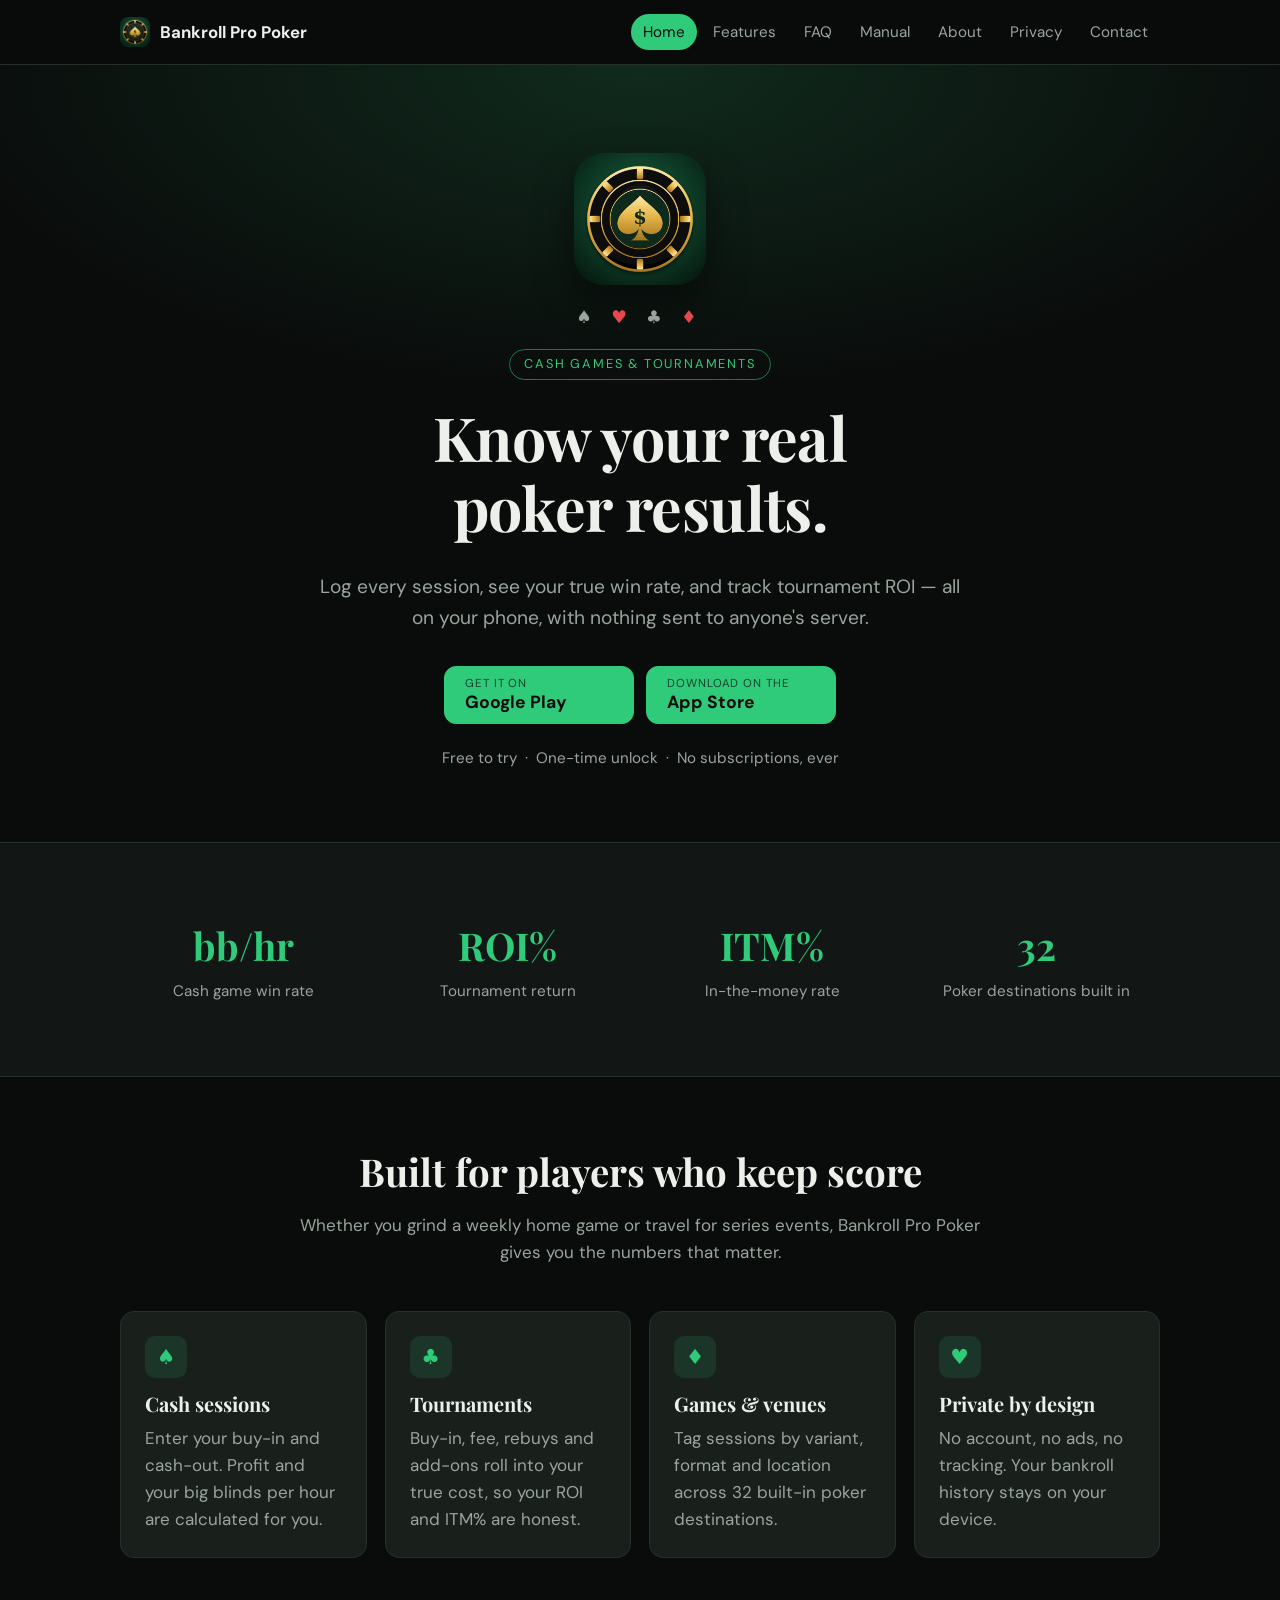
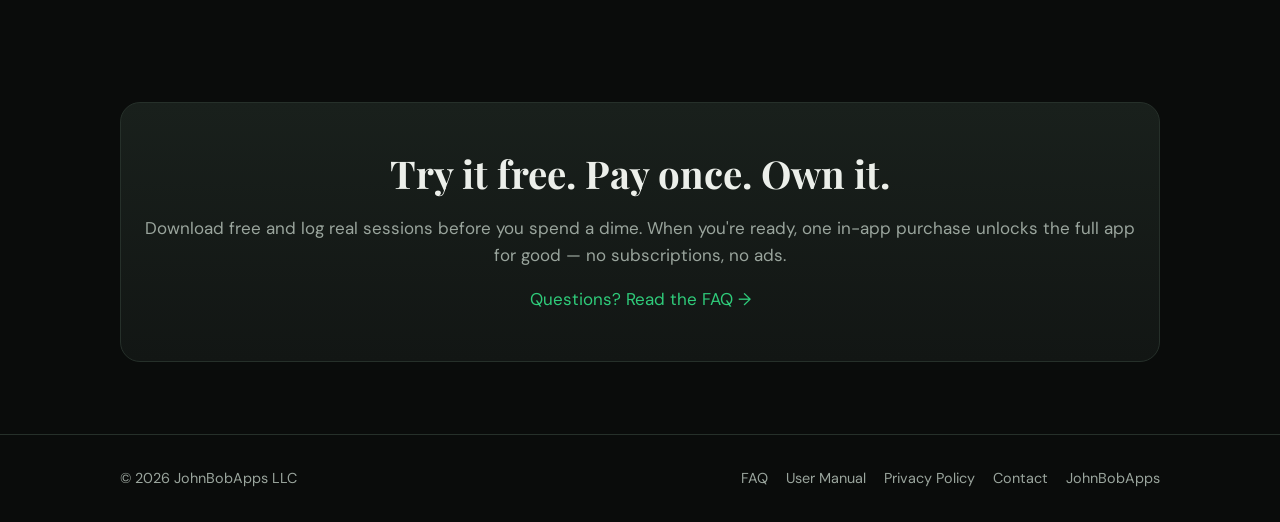
<file: index.html>
<!doctype html>
<html lang="en">
<head>
  <!-- Google tag -->
  <script async src="https://www.googletagmanager.com/gtm.js?id=GTM-TBZGVMG2"></script>
  <script>
    window.dataLayer = window.dataLayer || [];
    function gtag(){dataLayer.push(arguments);}
    gtag('js', new Date());
  </script>
  <meta charset="utf-8">
  <meta name="viewport" content="width=device-width, initial-scale=1">
  <title>Bankroll Pro Poker — Track Every Session, Own Your Data</title>
  <meta name="description" content="Bankroll Pro Poker is a privacy-first bankroll tracker for cash games and tournaments. Win rate in bb/hour, tournament ROI and ITM%. Free to try, then a one-time unlock. No ads, no subscriptions.">
  <link rel="icon" href="favicon.png" type="image/png">
  <link rel="apple-touch-icon" href="apple-touch-icon.png">
  <meta property="og:title" content="Bankroll Pro Poker">
  <meta property="og:description" content="Privacy-first bankroll tracking for cash games and tournaments. Free to try, one-time unlock, no ads, no subscriptions.">
  <meta property="og:type" content="website">
  <meta property="og:url" content="https://bankrollpropoker.com/">
  <link rel="preconnect" href="https://fonts.googleapis.com">
  <link rel="preconnect" href="https://fonts.gstatic.com" crossorigin>
  <link href="https://fonts.googleapis.com/css2?family=DM+Sans:wght@400;500;700&family=Playfair+Display:wght@700&display=swap" rel="stylesheet">
  <link rel="stylesheet" href="style.css">
</head>
<body>
  <header class="site-header">
    <div class="wrap">
      <a class="brand" href="./"><img src="favicon.png" alt="">Bankroll Pro Poker</a>
      <nav class="nav" aria-label="Main">
        <a href="./" aria-current="page">Home</a>
        <a href="features.html">Features</a>
        <a href="faq.html">FAQ</a>
        <a href="manual.html">Manual</a>
        <a href="about.html">About</a>
        <a href="privacy.html">Privacy</a>
        <a href="contact.html">Contact</a>
      </nav>
    </div>
  </header>

  <main>
    <section class="hero">
      <div class="wrap">
        <img class="hero-icon" src="icon-512.png" alt="Bankroll Pro Poker app icon">
        <div class="suits">♠&#xFE0E; <span class="r">♥&#xFE0E;</span> ♣&#xFE0E; <span class="r">♦&#xFE0E;</span></div>
        <span class="eyebrow">Cash games &amp; tournaments</span>
        <h1>Know your real<br>poker results.</h1>
        <p class="lead">Log every session, see your true win rate, and track tournament ROI — all on your phone, with nothing sent to anyone's server.</p>
        <div class="buttons">
          <a class="btn primary" href="https://play.google.com/store/apps/details?id=com.johnbobapps.pokerbankrollpro"><small>Get it on</small><strong>Google Play</strong></a>
          <a class="btn primary" href="https://apps.apple.com/app/bankroll-pro-poker/id6831399758"><small>Download on the</small><strong>App Store</strong></a>
        </div>
        <p class="price-note">Free to try &nbsp;·&nbsp; One-time unlock &nbsp;·&nbsp; No subscriptions, ever</p>
      </div>
    </section>

    <section class="alt">
      <div class="wrap">
        <div class="stat-row">
          <div class="stat"><strong>bb/hr</strong><span>Cash game win rate</span></div>
          <div class="stat"><strong>ROI%</strong><span>Tournament return</span></div>
          <div class="stat"><strong>ITM%</strong><span>In-the-money rate</span></div>
          <div class="stat"><strong>32</strong><span>Poker destinations built in</span></div>
        </div>
      </div>
    </section>

    <section>
      <div class="wrap">
        <div class="section-head">
          <h2>Built for players who keep score</h2>
          <p>Whether you grind a weekly home game or travel for series events, Bankroll Pro Poker gives you the numbers that matter.</p>
        </div>
        <div class="grid">
          <div class="card">
            <div class="icon">♠&#xFE0E;</div>
            <h3>Cash sessions</h3>
            <p>Enter your buy-in and cash-out. Profit and your big blinds per hour are calculated for you.</p>
          </div>
          <div class="card">
            <div class="icon">♣&#xFE0E;</div>
            <h3>Tournaments</h3>
            <p>Buy-in, fee, rebuys and add-ons roll into your true cost, so your ROI and ITM% are honest.</p>
          </div>
          <div class="card">
            <div class="icon">♦&#xFE0E;</div>
            <h3>Games &amp; venues</h3>
            <p>Tag sessions by variant, format and location across 32 built-in poker destinations.</p>
          </div>
          <div class="card">
            <div class="icon">♥&#xFE0E;</div>
            <h3>Private by design</h3>
            <p>No account, no ads, no tracking. Your bankroll history stays on your device.</p>
          </div>
        </div>
      </div>
    </section>

    <section>
      <div class="wrap">
        <div class="cta">
          <h2>Try it free. Pay once. Own it.</h2>
          <p>Download free and log real sessions before you spend a dime. When you're ready, one in-app purchase unlocks the full app for good — no subscriptions, no ads.</p>
          <a href="faq.html">Questions? Read the FAQ →</a>
        </div>
      </div>
    </section>
  </main>

  <footer class="site-footer">
    <div class="wrap">
      <span>© 2026 JohnBobApps LLC</span>
      <nav aria-label="Footer">
        <a href="faq.html">FAQ</a>
        <a href="manual.html">User Manual</a>
        <a href="privacy.html">Privacy Policy</a>
        <a href="contact.html">Contact</a>
        <a href="https://johnbobapps.com">JohnBobApps</a>
      </nav>
    </div>
  </footer>
</body>
</html>
</file>
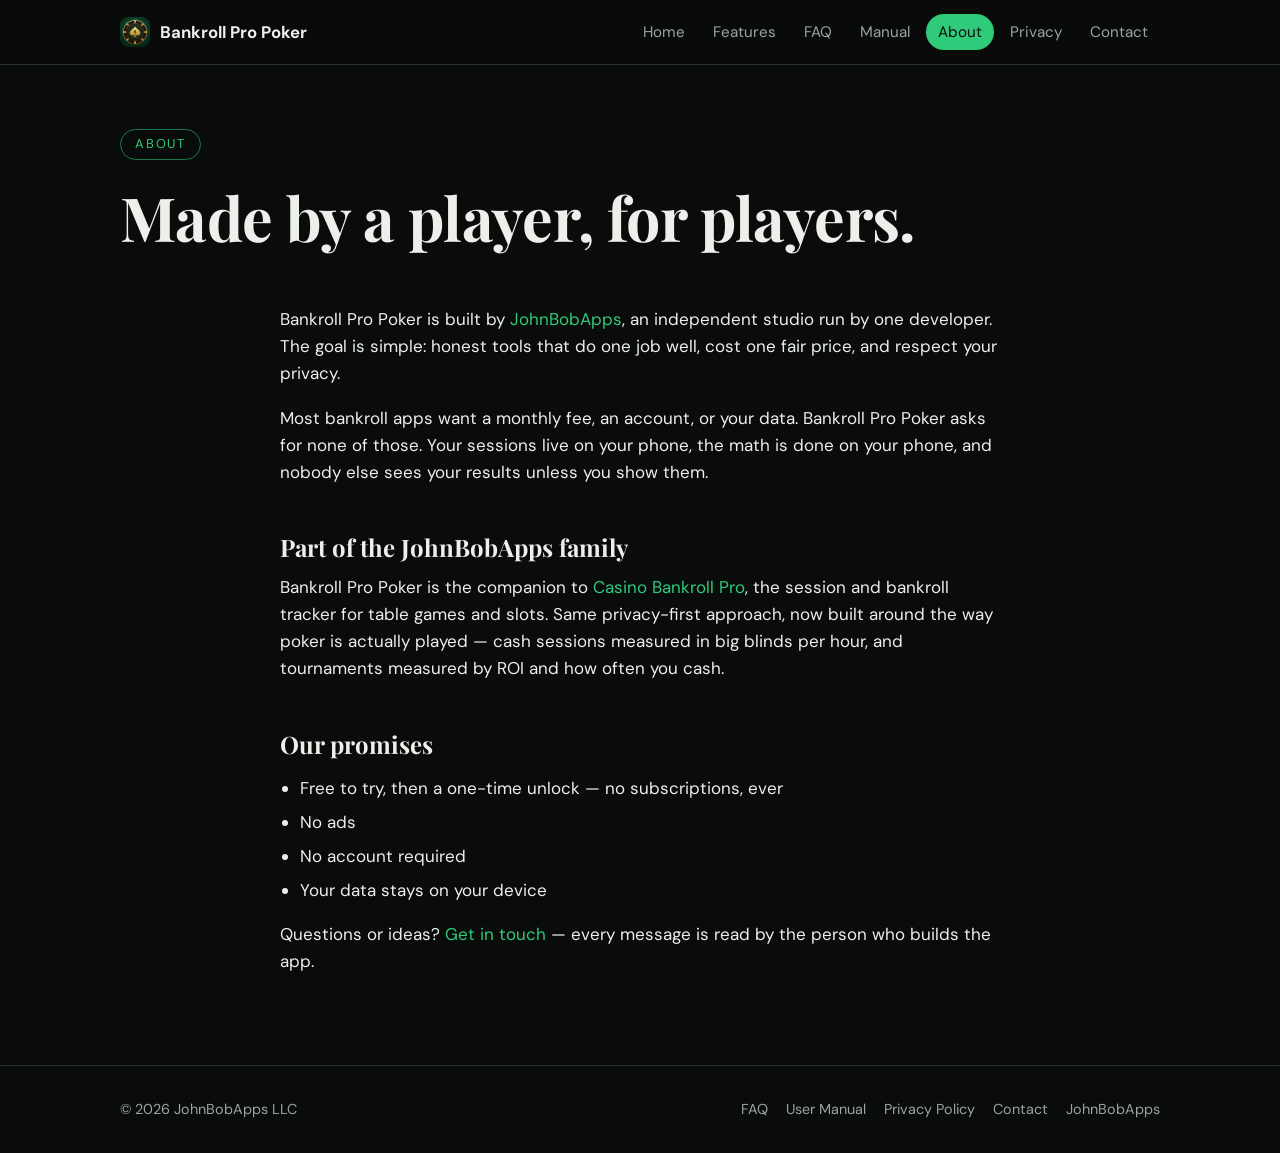
<file: about.html>
<!doctype html>
<html lang="en">
<head>
  <!-- Google tag -->
  <script async src="https://www.googletagmanager.com/gtm.js?id=GTM-TBZGVMG2"></script>
  <script>
    window.dataLayer = window.dataLayer || [];
    function gtag(){dataLayer.push(arguments);}
    gtag('js', new Date());
  </script>
  <meta charset="utf-8">
  <meta name="viewport" content="width=device-width, initial-scale=1">
  <title>About — Bankroll Pro Poker</title>
  <meta name="description" content="Bankroll Pro Poker is made by JohnBobApps, an independent studio building privacy-first, one-time-purchase tools.">
  <link rel="icon" href="favicon.png" type="image/png">
  <link rel="apple-touch-icon" href="apple-touch-icon.png">
  <link rel="preconnect" href="https://fonts.googleapis.com">
  <link rel="preconnect" href="https://fonts.gstatic.com" crossorigin>
  <link href="https://fonts.googleapis.com/css2?family=DM+Sans:wght@400;500;700&family=Playfair+Display:wght@700&display=swap" rel="stylesheet">
  <link rel="stylesheet" href="style.css">
</head>
<body>
  <header class="site-header">
    <div class="wrap">
      <a class="brand" href="./"><img src="favicon.png" alt="">Bankroll Pro Poker</a>
      <nav class="nav" aria-label="Main">
        <a href="./">Home</a>
        <a href="features.html">Features</a>
        <a href="faq.html">FAQ</a>
        <a href="manual.html">Manual</a>
        <a href="about.html" aria-current="page">About</a>
        <a href="privacy.html">Privacy</a>
        <a href="contact.html">Contact</a>
      </nav>
    </div>
  </header>

  <main>
    <div class="wrap page-hero">
      <span class="eyebrow">About</span>
      <h1>Made by a player, for players.</h1>
    </div>

    <div class="wrap prose">
      <p>Bankroll Pro Poker is built by <a href="https://johnbobapps.com">JohnBobApps</a>, an independent studio run by one developer. The goal is simple: honest tools that do one job well, cost one fair price, and respect your privacy.</p>

      <p>Most bankroll apps want a monthly fee, an account, or your data. Bankroll Pro Poker asks for none of those. Your sessions live on your phone, the math is done on your phone, and nobody else sees your results unless you show them.</p>

      <h2>Part of the JohnBobApps family</h2>
      <p>Bankroll Pro Poker is the companion to <a href="https://casinobankrollpro.com">Casino Bankroll Pro</a>, the session and bankroll tracker for table games and slots. Same privacy-first approach, now built around the way poker is actually played — cash sessions measured in big blinds per hour, and tournaments measured by ROI and how often you cash.</p>

      <h2>Our promises</h2>
      <ul>
        <li>Free to try, then a one-time unlock — no subscriptions, ever</li>
        <li>No ads</li>
        <li>No account required</li>
        <li>Your data stays on your device</li>
      </ul>

      <p>Questions or ideas? <a href="contact.html">Get in touch</a> — every message is read by the person who builds the app.</p>
    </div>
  </main>

  <footer class="site-footer">
    <div class="wrap">
      <span>© 2026 JohnBobApps LLC</span>
      <nav aria-label="Footer">
        <a href="faq.html">FAQ</a>
        <a href="manual.html">User Manual</a>
        <a href="privacy.html">Privacy Policy</a>
        <a href="contact.html">Contact</a>
        <a href="https://johnbobapps.com">JohnBobApps</a>
      </nav>
    </div>
  </footer>
</body>
</html>
</file>
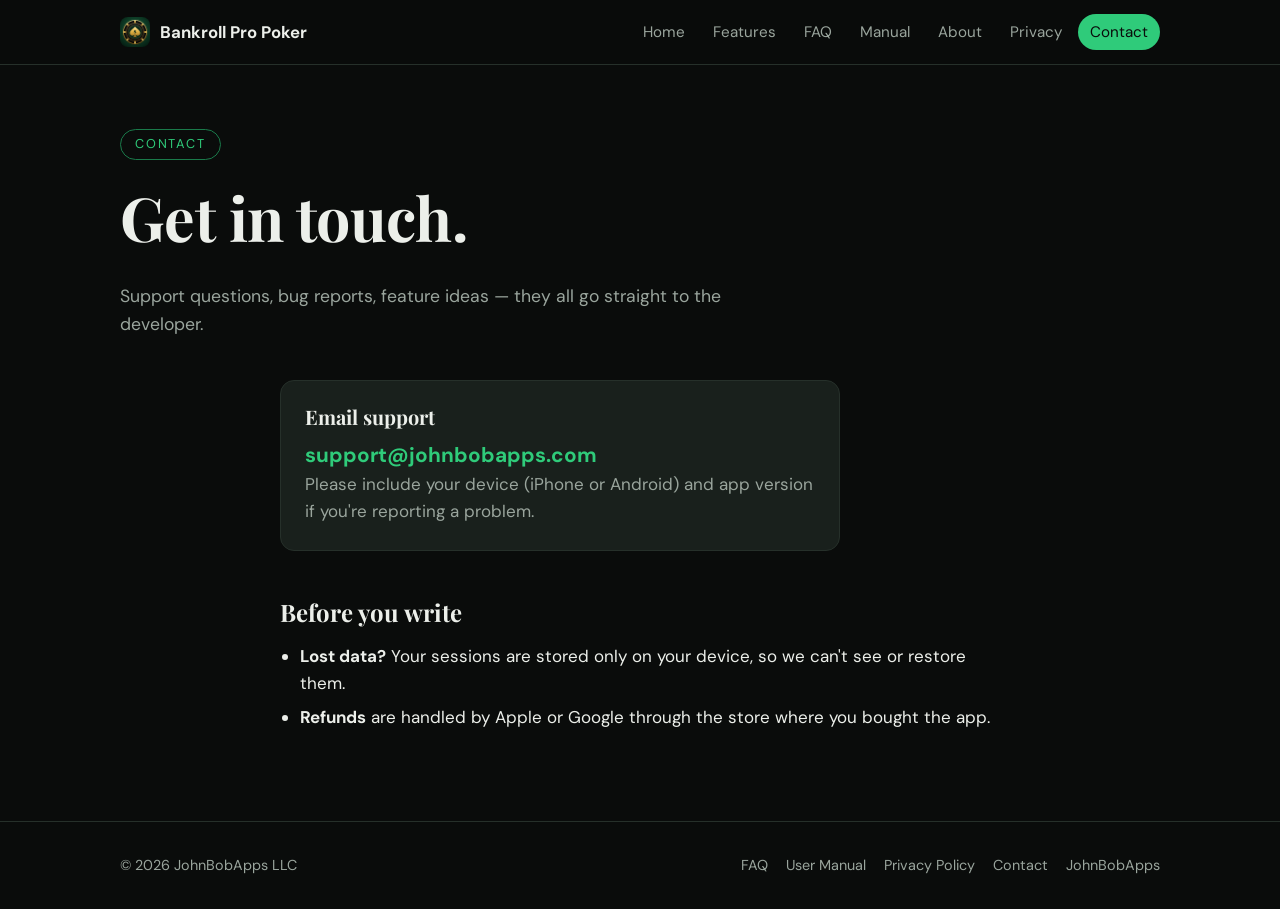
<file: contact.html>
<!doctype html>
<html lang="en">
<head>
  <!-- Google tag -->
  <script async src="https://www.googletagmanager.com/gtm.js?id=GTM-TBZGVMG2"></script>
  <script>
    window.dataLayer = window.dataLayer || [];
    function gtag(){dataLayer.push(arguments);}
    gtag('js', new Date());
  </script>
  <meta charset="utf-8">
  <meta name="viewport" content="width=device-width, initial-scale=1">
  <title>Contact — Bankroll Pro Poker</title>
  <meta name="description" content="Contact JohnBobApps for Bankroll Pro Poker support, feedback and feature requests.">
  <link rel="icon" href="favicon.png" type="image/png">
  <link rel="apple-touch-icon" href="apple-touch-icon.png">
  <link rel="preconnect" href="https://fonts.googleapis.com">
  <link rel="preconnect" href="https://fonts.gstatic.com" crossorigin>
  <link href="https://fonts.googleapis.com/css2?family=DM+Sans:wght@400;500;700&family=Playfair+Display:wght@700&display=swap" rel="stylesheet">
  <link rel="stylesheet" href="style.css">
</head>
<body>
  <header class="site-header">
    <div class="wrap">
      <a class="brand" href="./"><img src="favicon.png" alt="">Bankroll Pro Poker</a>
      <nav class="nav" aria-label="Main">
        <a href="./">Home</a>
        <a href="features.html">Features</a>
        <a href="faq.html">FAQ</a>
        <a href="manual.html">Manual</a>
        <a href="about.html">About</a>
        <a href="privacy.html">Privacy</a>
        <a href="contact.html" aria-current="page">Contact</a>
      </nav>
    </div>
  </header>

  <main>
    <div class="wrap page-hero">
      <span class="eyebrow">Contact</span>
      <h1>Get in touch.</h1>
      <p>Support questions, bug reports, feature ideas — they all go straight to the developer.</p>
    </div>

    <div class="wrap prose">
      <div class="card contact-card">
        <h3>Email support</h3>
        <p><a class="email" href="mailto:support@johnbobapps.com?subject=Poker%20Bankroll%20Pro">support@johnbobapps.com</a></p>
        <p>Please include your device (iPhone or Android) and app version if you're reporting a problem.</p>
      </div>

      <h2>Before you write</h2>
      <ul>
        <li><strong>Lost data?</strong> Your sessions are stored only on your device, so we can't see or restore them.</li>
        <li><strong>Refunds</strong> are handled by Apple or Google through the store where you bought the app.</li>
      </ul>
    </div>
  </main>

  <footer class="site-footer">
    <div class="wrap">
      <span>© 2026 JohnBobApps LLC</span>
      <nav aria-label="Footer">
        <a href="faq.html">FAQ</a>
        <a href="manual.html">User Manual</a>
        <a href="privacy.html">Privacy Policy</a>
        <a href="contact.html">Contact</a>
        <a href="https://johnbobapps.com">JohnBobApps</a>
      </nav>
    </div>
  </footer>
</body>
</html>
</file>
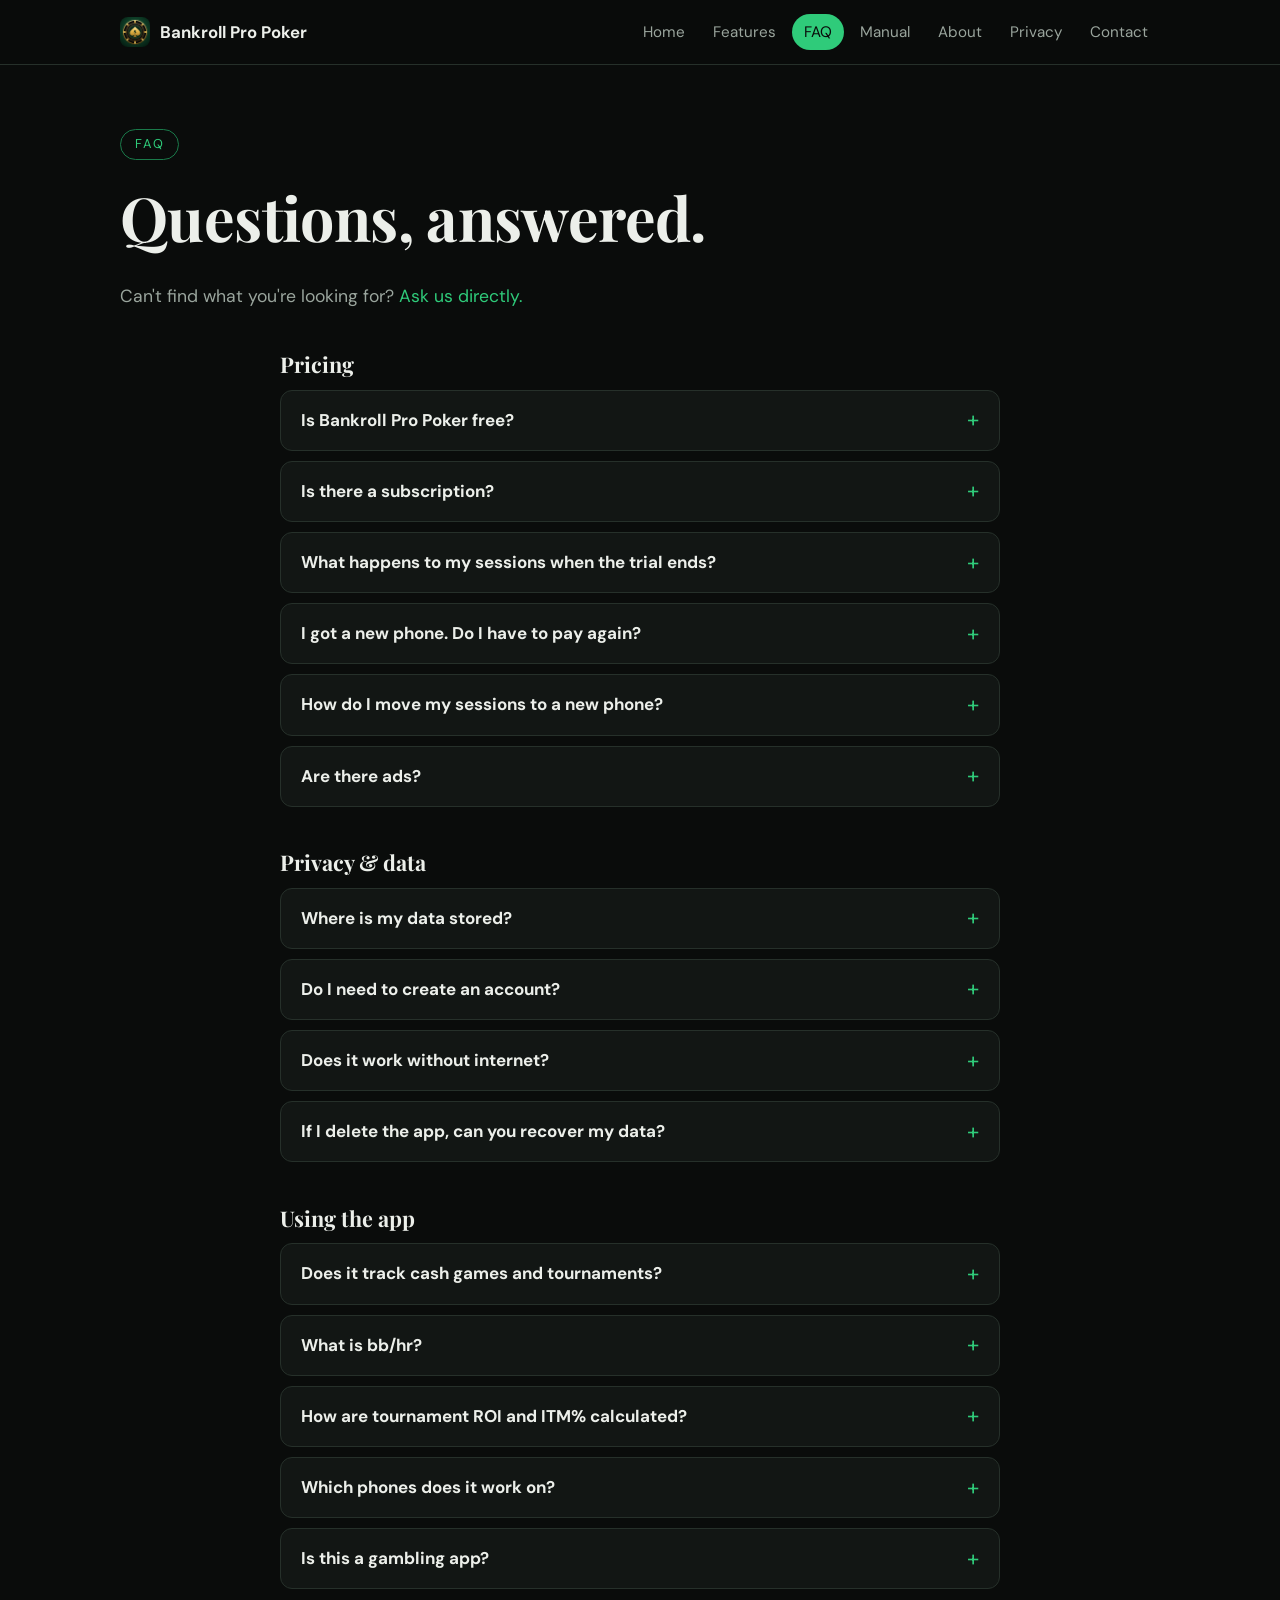
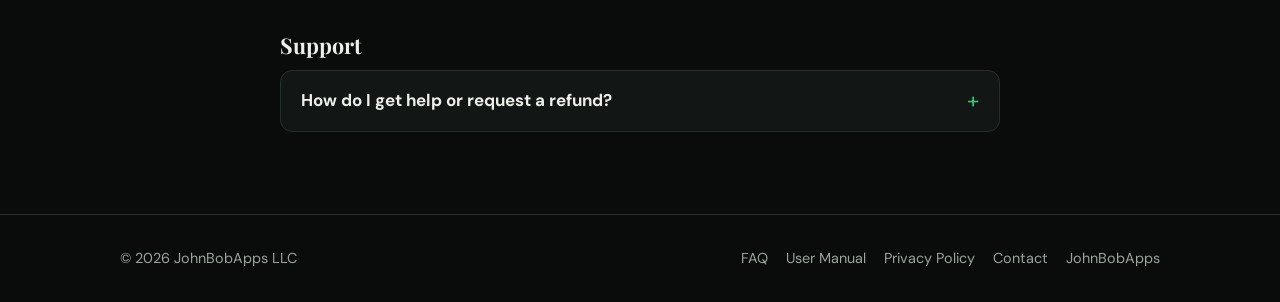
<file: faq.html>
<!doctype html>
<html lang="en">
<head>
  <!-- Google tag -->
  <script async src="https://www.googletagmanager.com/gtm.js?id=GTM-TBZGVMG2"></script>
  <script>
    window.dataLayer = window.dataLayer || [];
    function gtag(){dataLayer.push(arguments);}
    gtag('js', new Date());
  </script>
  <meta charset="utf-8">
  <meta name="viewport" content="width=device-width, initial-scale=1">
  <title>FAQ — Bankroll Pro Poker</title>
  <meta name="description" content="Answers about Bankroll Pro Poker: free trial, one-time unlock, privacy, devices, and how win rate, ROI and ITM% are calculated.">
  <link rel="icon" href="favicon.png" type="image/png">
  <link rel="apple-touch-icon" href="apple-touch-icon.png">
  <link rel="preconnect" href="https://fonts.googleapis.com">
  <link rel="preconnect" href="https://fonts.gstatic.com" crossorigin>
  <link href="https://fonts.googleapis.com/css2?family=DM+Sans:wght@400;500;700&family=Playfair+Display:wght@700&display=swap" rel="stylesheet">
  <link rel="stylesheet" href="style.css">
</head>
<body>
  <header class="site-header">
    <div class="wrap">
      <a class="brand" href="./"><img src="favicon.png" alt="">Bankroll Pro Poker</a>
      <nav class="nav" aria-label="Main">
        <a href="./">Home</a>
        <a href="features.html">Features</a>
        <a href="faq.html" aria-current="page">FAQ</a>
        <a href="manual.html">Manual</a>
        <a href="about.html">About</a>
        <a href="privacy.html">Privacy</a>
        <a href="contact.html">Contact</a>
      </nav>
    </div>
  </header>

  <main>
    <div class="wrap page-hero">
      <span class="eyebrow">FAQ</span>
      <h1>Questions, answered.</h1>
      <p>Can't find what you're looking for? <a href="contact.html">Ask us directly.</a></p>
    </div>

    <div class="wrap prose faq">
      <h2>Pricing</h2>

      <details>
        <summary>Is Bankroll Pro Poker free?</summary>
        <p>It's free to download and try. You can log real sessions and see your stats before paying anything. When you're ready, a single in-app purchase unlocks the full app.</p>
      </details>

      <details>
        <summary>Is there a subscription?</summary>
        <p>No. The unlock is a one-time purchase. There are no monthly or yearly fees, and nothing renews.</p>
      </details>

      <details>
        <summary>What happens to my sessions when the trial ends?</summary>
        <p>Nothing is deleted. Everything you logged during the trial is still there after you unlock the full app.</p>
      </details>

      <details>
        <summary>I got a new phone. Do I have to pay again?</summary>
        <p>No. Sign in to the new phone with the same Apple ID or Google account you used to buy the unlock, then tap <strong>Restore Purchase</strong> in the app.</p>
      </details>

      <details>
        <summary>How do I move my sessions to a new phone?</summary>
        <p>On your old phone, go to <strong>Settings › Data › Export Backup</strong> and save the backup file somewhere you can reach from the new phone, such as email, Google Drive, Dropbox or iCloud Drive. On the new phone, install the app and tap <strong>Settings › Data › Restore from Backup</strong>. Your sessions, trips, expenses, receipt photos, venues and settings all come back. Turn on <strong>Auto backup after a trip</strong> and the app makes a new backup every time a trip ends.</p>
      </details>

      <details>
        <summary>Are there ads?</summary>
        <p>Never. Not in the free trial and not in the full version.</p>
      </details>

      <h2>Privacy &amp; data</h2>

      <details>
        <summary>Where is my data stored?</summary>
        <p>Only on your phone. Your sessions are never uploaded to our servers or shared with anyone. See the <a href="privacy.html">Privacy Policy</a> for details.</p>
      </details>

      <details>
        <summary>Do I need to create an account?</summary>
        <p>No. There's no sign-up, no login and no email required.</p>
      </details>

      <details>
        <summary>Does it work without internet?</summary>
        <p>Yes. Bankroll Pro Poker works fully offline, so you can log a session in a card room with no signal.</p>
      </details>

      <details>
        <summary>If I delete the app, can you recover my data?</summary>
        <p>No. Because your data lives only on your device, we never have a copy. Deleting the app removes it permanently.</p>
      </details>

      <h2>Using the app</h2>

      <details>
        <summary>Does it track cash games and tournaments?</summary>
        <p>Both. Cash sessions track profit and win rate. Tournaments track your total cost, return on investment and how often you cash.</p>
      </details>

      <details>
        <summary>What is bb/hr?</summary>
        <p>Big blinds per hour — the standard way to measure a cash game win rate across different stakes. It's your profit divided by the big blind, divided by hours played. Winning $100 in 4 hours at a $2 big blind is 12.5 bb/hr.</p>
      </details>

      <details>
        <summary>How are tournament ROI and ITM% calculated?</summary>
        <p>Your total cost for each tournament includes the buy-in, fee, rebuys and add-on. ROI is your total cashes minus your total cost, divided by total cost, across all your tournaments. ITM% is the share of tournaments where you finished in the money.</p>
      </details>

      <details>
        <summary>Which phones does it work on?</summary>
        <p>Both. Get it on the <a href="https://apps.apple.com/app/bankroll-pro-poker/id6831399758">App Store</a> for iPhone, or on <a href="https://play.google.com/store/apps/details?id=com.johnbobapps.pokerbankrollpro">Google Play</a> for Android.</p>
      </details>

      <details>
        <summary>Is this a gambling app?</summary>
        <p>No. Bankroll Pro Poker is a record-keeping tool. It doesn't offer real-money games or wagering of any kind — it just helps you track results from games you play elsewhere.</p>
      </details>

      <h2>Support</h2>

      <details>
        <summary>How do I get help or request a refund?</summary>
        <p>For help, email <a href="mailto:support@johnbobapps.com?subject=Poker%20Bankroll%20Pro">support@johnbobapps.com</a>. Refunds for the unlock are handled by Apple or Google through the store where you made the purchase.</p>
      </details>
    </div>
  </main>

  <footer class="site-footer">
    <div class="wrap">
      <span>© 2026 JohnBobApps LLC</span>
      <nav aria-label="Footer">
        <a href="faq.html">FAQ</a>
        <a href="manual.html">User Manual</a>
        <a href="privacy.html">Privacy Policy</a>
        <a href="contact.html">Contact</a>
        <a href="https://johnbobapps.com">JohnBobApps</a>
      </nav>
    </div>
  </footer>
</body>
</html>
</file>
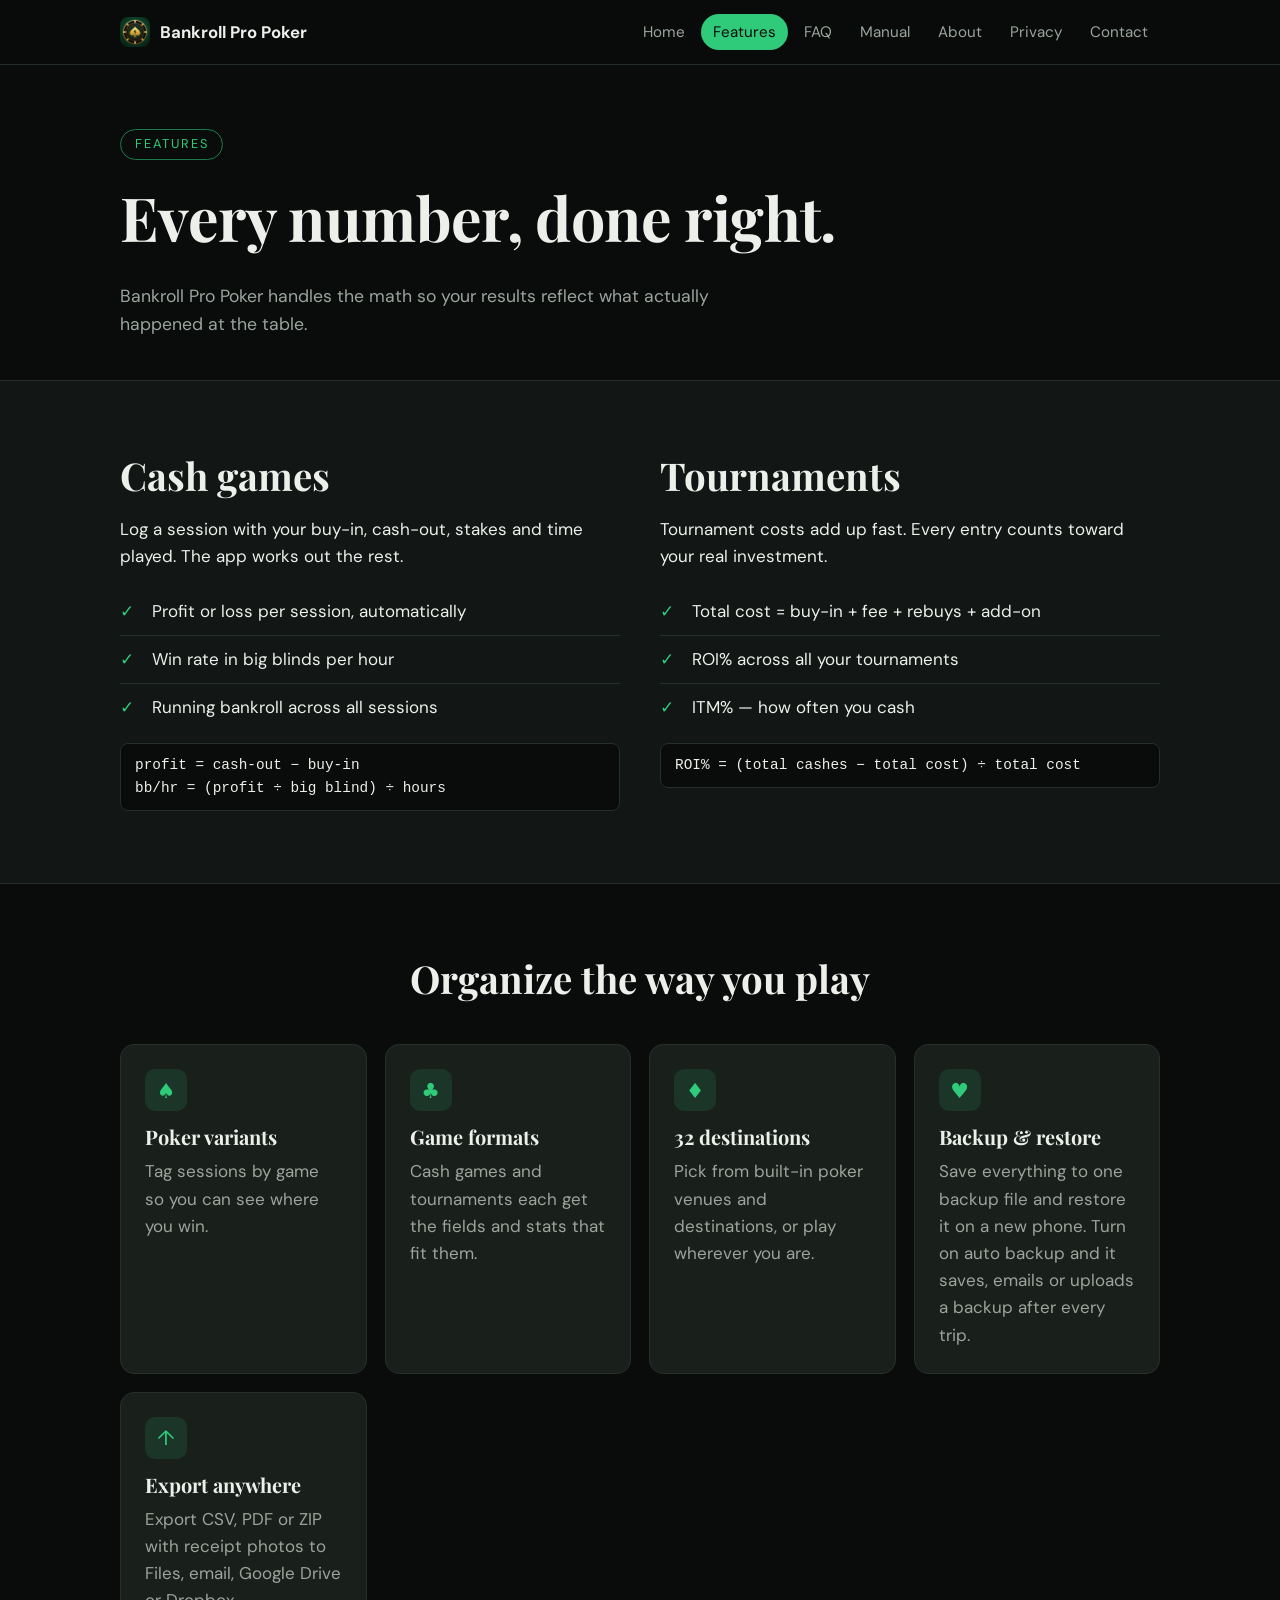
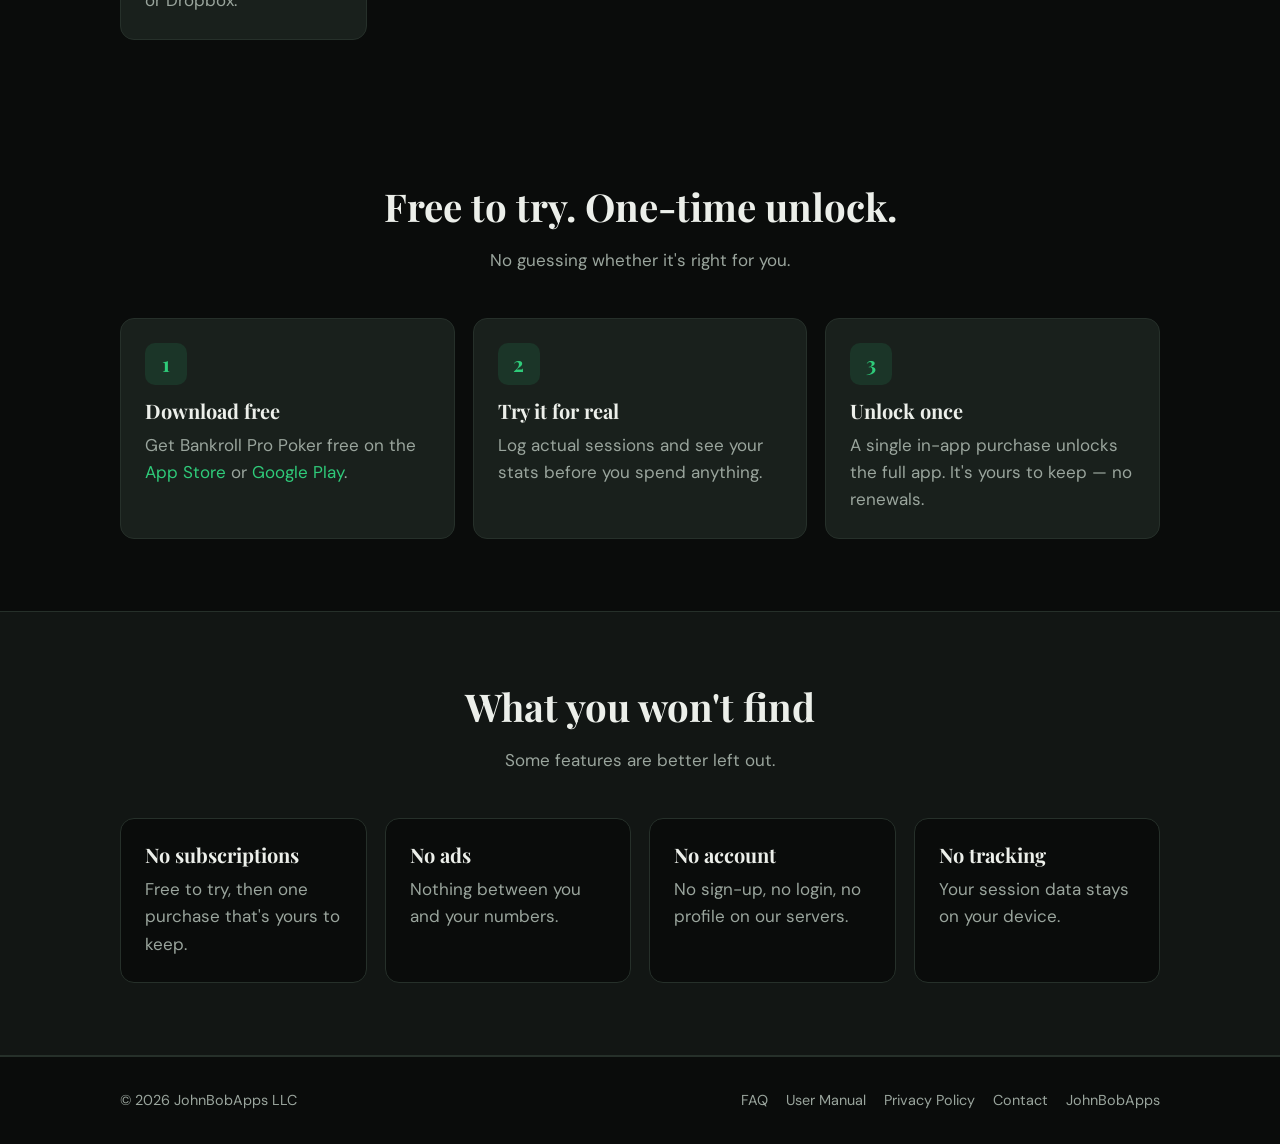
<file: features.html>
<!doctype html>
<html lang="en">
<head>
  <!-- Google tag -->
  <script async src="https://www.googletagmanager.com/gtm.js?id=GTM-TBZGVMG2"></script>
  <script>
    window.dataLayer = window.dataLayer || [];
    function gtag(){dataLayer.push(arguments);}
    gtag('js', new Date());
  </script>
  <meta charset="utf-8">
  <meta name="viewport" content="width=device-width, initial-scale=1">
  <title>Features — Bankroll Pro Poker</title>
  <meta name="description" content="Cash game profit and bb/hour, tournament ROI and ITM%, poker variants, formats and 32 built-in venues. Everything Bankroll Pro Poker tracks.">
  <link rel="icon" href="favicon.png" type="image/png">
  <link rel="apple-touch-icon" href="apple-touch-icon.png">
  <link rel="preconnect" href="https://fonts.googleapis.com">
  <link rel="preconnect" href="https://fonts.gstatic.com" crossorigin>
  <link href="https://fonts.googleapis.com/css2?family=DM+Sans:wght@400;500;700&family=Playfair+Display:wght@700&display=swap" rel="stylesheet">
  <link rel="stylesheet" href="style.css">
</head>
<body>
  <header class="site-header">
    <div class="wrap">
      <a class="brand" href="./"><img src="favicon.png" alt="">Bankroll Pro Poker</a>
      <nav class="nav" aria-label="Main">
        <a href="./">Home</a>
        <a href="features.html" aria-current="page">Features</a>
        <a href="faq.html">FAQ</a>
        <a href="manual.html">Manual</a>
        <a href="about.html">About</a>
        <a href="privacy.html">Privacy</a>
        <a href="contact.html">Contact</a>
      </nav>
    </div>
  </header>

  <main>
    <div class="wrap page-hero">
      <span class="eyebrow">Features</span>
      <h1>Every number, done right.</h1>
      <p>Bankroll Pro Poker handles the math so your results reflect what actually happened at the table.</p>
    </div>

    <section class="alt">
      <div class="wrap split">
        <div>
          <h2>Cash games</h2>
          <p>Log a session with your buy-in, cash-out, stakes and time played. The app works out the rest.</p>
          <ul class="checklist">
            <li>Profit or loss per session, automatically</li>
            <li>Win rate in big blinds per hour</li>
            <li>Running bankroll across all sessions</li>
          </ul>
          <div class="formula">profit = cash-out − buy-in<br>bb/hr = (profit ÷ big blind) ÷ hours</div>
        </div>
        <div>
          <h2>Tournaments</h2>
          <p>Tournament costs add up fast. Every entry counts toward your real investment.</p>
          <ul class="checklist">
            <li>Total cost = buy-in + fee + rebuys + add-on</li>
            <li>ROI% across all your tournaments</li>
            <li>ITM% — how often you cash</li>
          </ul>
          <div class="formula">ROI% = (total cashes − total cost) ÷ total cost</div>
        </div>
      </div>
    </section>

    <section>
      <div class="wrap">
        <div class="section-head">
          <h2>Organize the way you play</h2>
        </div>
        <div class="grid">
          <div class="card">
            <div class="icon">♠&#xFE0E;</div>
            <h3>Poker variants</h3>
            <p>Tag sessions by game so you can see where you win.</p>
          </div>
          <div class="card">
            <div class="icon">♣&#xFE0E;</div>
            <h3>Game formats</h3>
            <p>Cash games and tournaments each get the fields and stats that fit them.</p>
          </div>
          <div class="card">
            <div class="icon">♦&#xFE0E;</div>
            <h3>32 destinations</h3>
            <p>Pick from built-in poker venues and destinations, or play wherever you are.</p>
          </div>
          <div class="card">
            <div class="icon">&#x2665;&#xFE0E;</div>
            <h3>Backup &amp; restore</h3>
            <p>Save everything to one backup file and restore it on a new phone. Turn on auto backup and it saves, emails or uploads a backup after every trip.</p>
          </div>
          <div class="card">
            <div class="icon">&#x2191;</div>
            <h3>Export anywhere</h3>
            <p>Export CSV, PDF or ZIP with receipt photos to Files, email, Google Drive or Dropbox.</p>
          </div>
        </div>
      </div>
    </section>

    <section>
      <div class="wrap">
        <div class="section-head">
          <h2>Free to try. One-time unlock.</h2>
          <p>No guessing whether it's right for you.</p>
        </div>
        <div class="grid steps">
          <div class="card"><div class="icon">1</div><h3>Download free</h3><p>Get Bankroll Pro Poker free on the <a href="https://apps.apple.com/app/bankroll-pro-poker/id6831399758">App Store</a> or <a href="https://play.google.com/store/apps/details?id=com.johnbobapps.pokerbankrollpro">Google Play</a>.</p></div>
          <div class="card"><div class="icon">2</div><h3>Try it for real</h3><p>Log actual sessions and see your stats before you spend anything.</p></div>
          <div class="card"><div class="icon">3</div><h3>Unlock once</h3><p>A single in-app purchase unlocks the full app. It's yours to keep — no renewals.</p></div>
        </div>
      </div>
    </section>

    <section class="alt">
      <div class="wrap">
        <div class="section-head">
          <h2>What you won't find</h2>
          <p>Some features are better left out.</p>
        </div>
        <div class="grid">
          <div class="card"><h3>No subscriptions</h3><p>Free to try, then one purchase that's yours to keep.</p></div>
          <div class="card"><h3>No ads</h3><p>Nothing between you and your numbers.</p></div>
          <div class="card"><h3>No account</h3><p>No sign-up, no login, no profile on our servers.</p></div>
          <div class="card"><h3>No tracking</h3><p>Your session data stays on your device.</p></div>
        </div>
      </div>
    </section>
  </main>

  <footer class="site-footer">
    <div class="wrap">
      <span>© 2026 JohnBobApps LLC</span>
      <nav aria-label="Footer">
        <a href="faq.html">FAQ</a>
        <a href="manual.html">User Manual</a>
        <a href="privacy.html">Privacy Policy</a>
        <a href="contact.html">Contact</a>
        <a href="https://johnbobapps.com">JohnBobApps</a>
      </nav>
    </div>
  </footer>
</body>
</html>
</file>
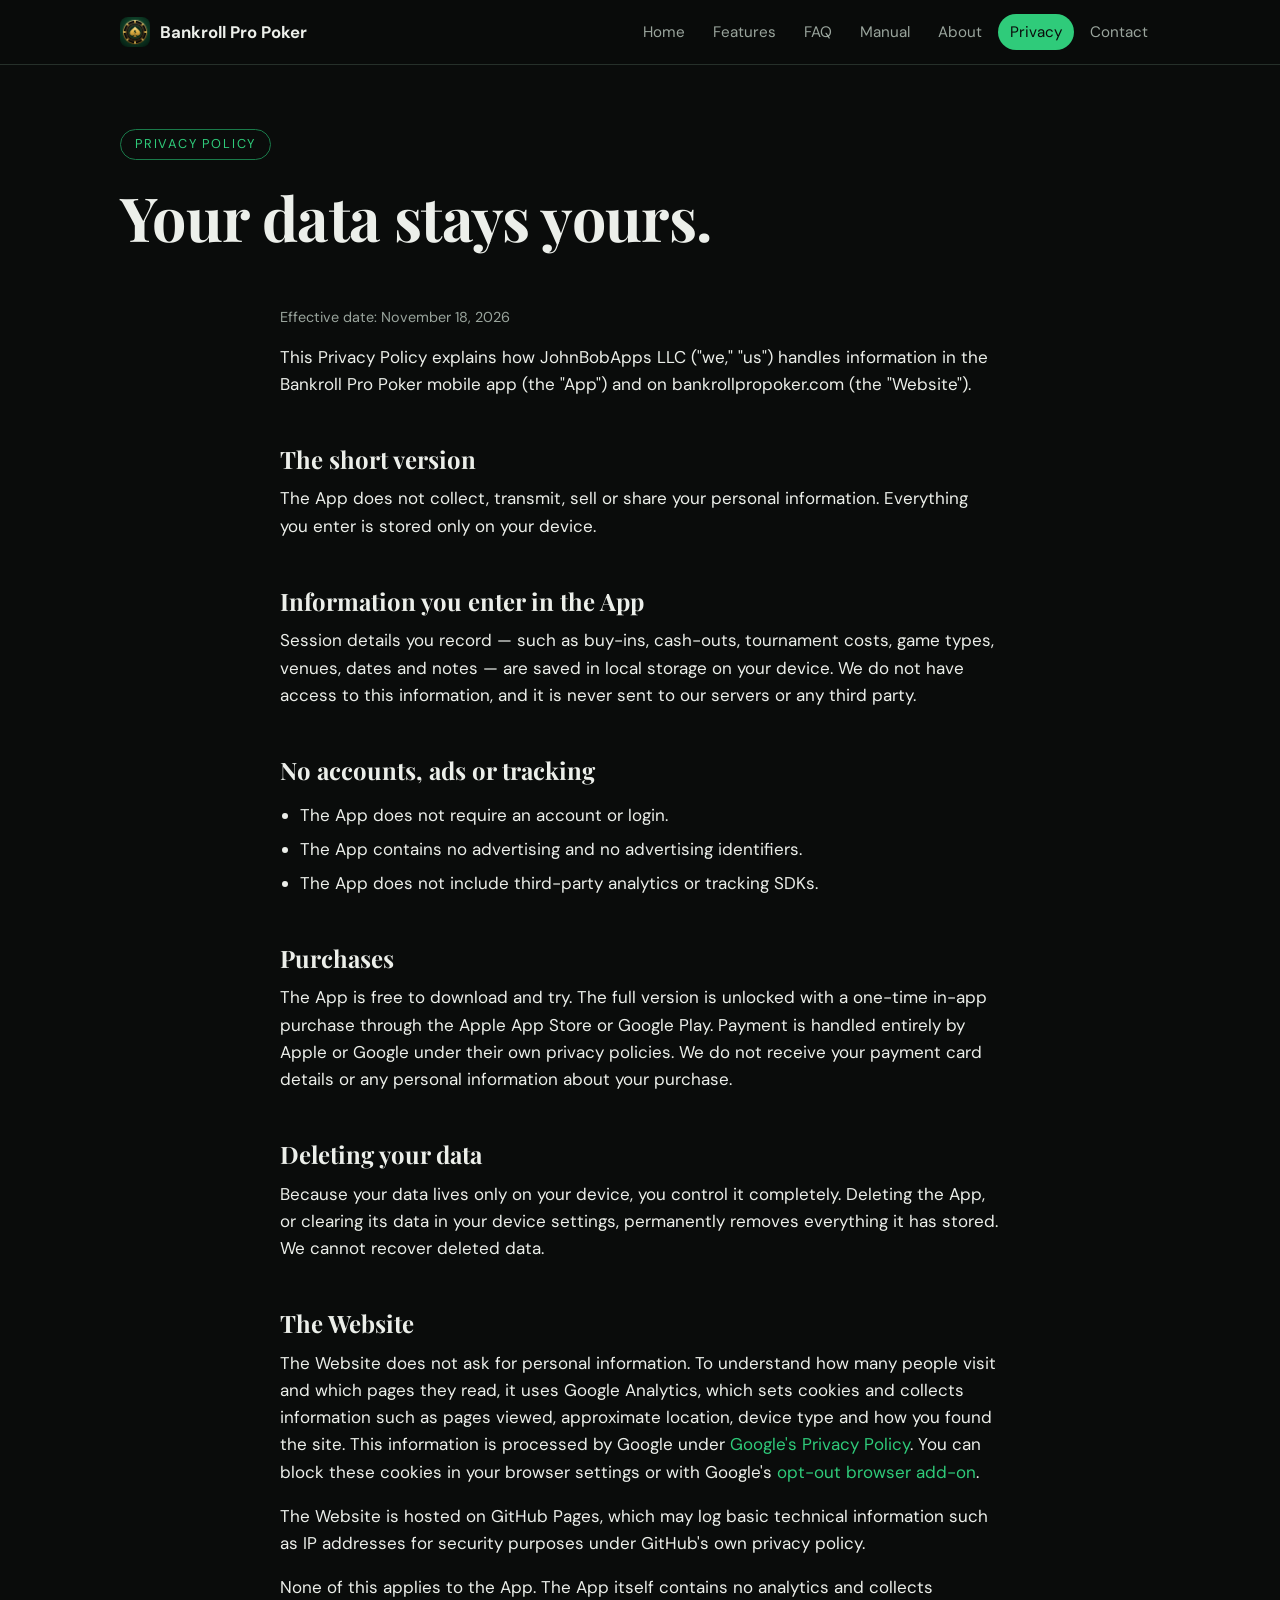
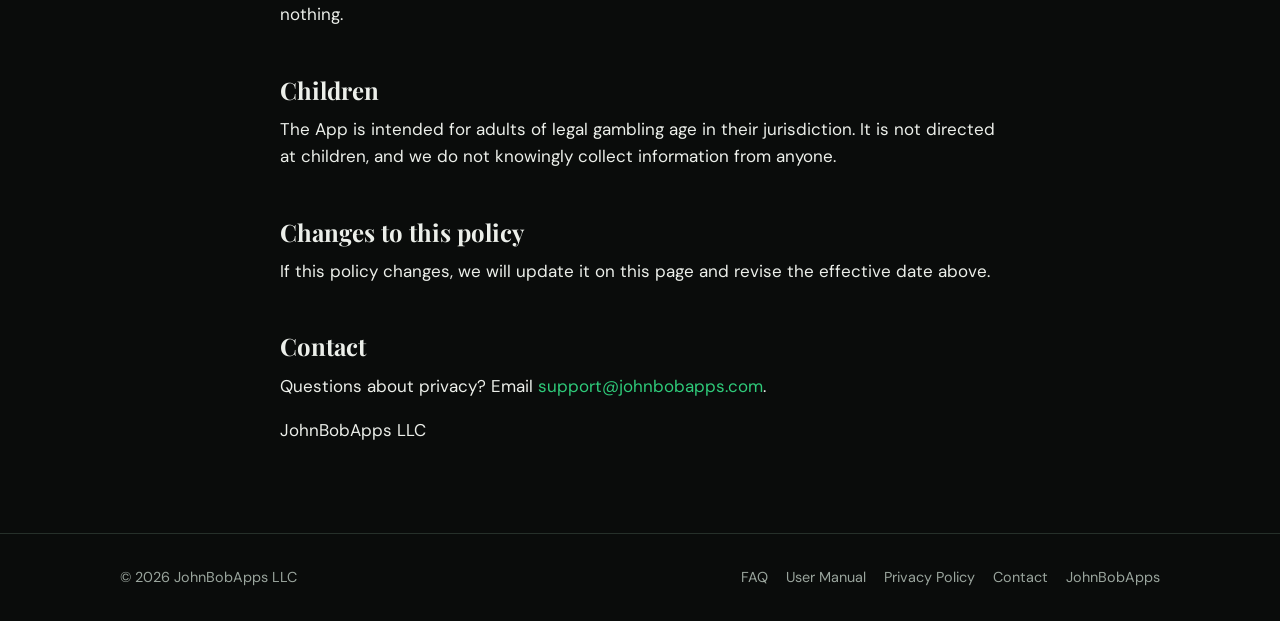
<file: privacy.html>
<!doctype html>
<html lang="en">
<head>
  <!-- Google tag -->
  <script async src="https://www.googletagmanager.com/gtm.js?id=GTM-TBZGVMG2"></script>
  <script>
    window.dataLayer = window.dataLayer || [];
    function gtag(){dataLayer.push(arguments);}
    gtag('js', new Date());
  </script>
  <meta charset="utf-8">
  <meta name="viewport" content="width=device-width, initial-scale=1">
  <title>Privacy Policy — Bankroll Pro Poker</title>
  <meta name="description" content="Privacy Policy for Bankroll Pro Poker by JohnBobApps LLC.">
  <link rel="icon" href="favicon.png" type="image/png">
  <link rel="apple-touch-icon" href="apple-touch-icon.png">
  <link rel="preconnect" href="https://fonts.googleapis.com">
  <link rel="preconnect" href="https://fonts.gstatic.com" crossorigin>
  <link href="https://fonts.googleapis.com/css2?family=DM+Sans:wght@400;500;700&family=Playfair+Display:wght@700&display=swap" rel="stylesheet">
  <link rel="stylesheet" href="style.css">
</head>
<body>
  <header class="site-header">
    <div class="wrap">
      <a class="brand" href="./"><img src="favicon.png" alt="">Bankroll Pro Poker</a>
      <nav class="nav" aria-label="Main">
        <a href="./">Home</a>
        <a href="features.html">Features</a>
        <a href="faq.html">FAQ</a>
        <a href="manual.html">Manual</a>
        <a href="about.html">About</a>
        <a href="privacy.html" aria-current="page">Privacy</a>
        <a href="contact.html">Contact</a>
      </nav>
    </div>
  </header>

  <main>
    <div class="wrap page-hero">
      <span class="eyebrow">Privacy Policy</span>
      <h1>Your data stays yours.</h1>
    </div>

    <div class="wrap prose">
      <p class="updated">Effective date: November 18, 2026</p>

      <p>This Privacy Policy explains how JohnBobApps LLC ("we," "us") handles information in the Bankroll Pro Poker mobile app (the "App") and on bankrollpropoker.com (the "Website").</p>

      <h2>The short version</h2>
      <p>The App does not collect, transmit, sell or share your personal information. Everything you enter is stored only on your device.</p>

      <h2>Information you enter in the App</h2>
      <p>Session details you record — such as buy-ins, cash-outs, tournament costs, game types, venues, dates and notes — are saved in local storage on your device. We do not have access to this information, and it is never sent to our servers or any third party.</p>

      <h2>No accounts, ads or tracking</h2>
      <ul>
        <li>The App does not require an account or login.</li>
        <li>The App contains no advertising and no advertising identifiers.</li>
        <li>The App does not include third-party analytics or tracking SDKs.</li>
      </ul>

      <h2>Purchases</h2>
      <p>The App is free to download and try. The full version is unlocked with a one-time in-app purchase through the Apple App Store or Google Play. Payment is handled entirely by Apple or Google under their own privacy policies. We do not receive your payment card details or any personal information about your purchase.</p>

      <h2>Deleting your data</h2>
      <p>Because your data lives only on your device, you control it completely. Deleting the App, or clearing its data in your device settings, permanently removes everything it has stored. We cannot recover deleted data.</p>

      <h2>The Website</h2>
      <p>The Website does not ask for personal information. To understand how many people visit and which pages they read, it uses Google Analytics, which sets cookies and collects information such as pages viewed, approximate location, device type and how you found the site. This information is processed by Google under <a href="https://policies.google.com/privacy">Google's Privacy Policy</a>. You can block these cookies in your browser settings or with Google's <a href="https://tools.google.com/dlpage/gaoptout">opt-out browser add-on</a>.</p>
      <p>The Website is hosted on GitHub Pages, which may log basic technical information such as IP addresses for security purposes under GitHub's own privacy policy.</p>
      <p>None of this applies to the App. The App itself contains no analytics and collects nothing.</p>

      <h2>Children</h2>
      <p>The App is intended for adults of legal gambling age in their jurisdiction. It is not directed at children, and we do not knowingly collect information from anyone.</p>

      <h2>Changes to this policy</h2>
      <p>If this policy changes, we will update it on this page and revise the effective date above.</p>

      <h2>Contact</h2>
      <p>Questions about privacy? Email <a href="mailto:support@johnbobapps.com">support@johnbobapps.com</a>.</p>

      <p>JohnBobApps LLC</p>
    </div>
  </main>

  <footer class="site-footer">
    <div class="wrap">
      <span>© 2026 JohnBobApps LLC</span>
      <nav aria-label="Footer">
        <a href="faq.html">FAQ</a>
        <a href="manual.html">User Manual</a>
        <a href="privacy.html">Privacy Policy</a>
        <a href="contact.html">Contact</a>
        <a href="https://johnbobapps.com">JohnBobApps</a>
      </nav>
    </div>
  </footer>
</body>
</html>
</file>
<file: style.css>
/* Poker Bankroll Pro — site styles */
:root {
  --bg: #0A0C0B;
  --surface: #121614;
  --surface-2: #19201C;
  --line: #26302A;
  --text: #ECEFEA;
  --muted: #9AA59D;
  --accent: #2FCB7A;      /* felt green */
  --accent-deep: #1A7A4A;
  --red: #E5484D;         /* hearts & diamonds, used sparingly */
  --radius: 14px;
  --max: 1080px;
}

* { box-sizing: border-box; }
html { scroll-behavior: smooth; }
body {
  margin: 0;
  background: var(--bg);
  color: var(--text);
  font-family: "DM Sans", system-ui, -apple-system, "Segoe UI", sans-serif;
  font-size: 17px;
  line-height: 1.6;
  -webkit-font-smoothing: antialiased;
}
img { max-width: 100%; display: block; }
a { color: var(--accent); text-decoration: none; }
a:hover { text-decoration: underline; }

h1, h2, h3 {
  font-family: "Playfair Display", Georgia, serif;
  line-height: 1.15;
  margin: 0 0 .5em;
  font-weight: 700;
}
h1 { font-size: clamp(2.3rem, 6vw, 3.8rem); letter-spacing: -.01em; }
h2 { font-size: clamp(1.7rem, 4vw, 2.4rem); }
h3 { font-size: 1.25rem; }
p { margin: 0 0 1em; }

.wrap { max-width: var(--max); margin: 0 auto; padding: 0 20px; }

/* Header */
.site-header {
  border-bottom: 1px solid var(--line);
  background: rgba(10,12,11,.92);
  position: sticky; top: 0; z-index: 10;
  backdrop-filter: blur(8px);
}
.site-header .wrap {
  display: flex; align-items: center; justify-content: space-between;
  gap: 16px; flex-wrap: wrap; padding-top: 14px; padding-bottom: 14px;
}
.brand {
  display: flex; align-items: center; gap: 10px;
  color: var(--text); font-weight: 700; font-size: 1.05rem;
}
.brand:hover { text-decoration: none; }
.brand img { width: 30px; height: 30px; }
.nav { display: flex; gap: 4px; flex-wrap: wrap; }
.nav a {
  color: var(--muted); padding: 6px 12px; border-radius: 999px; font-size: .95rem;
}
.nav a:hover { color: var(--text); background: var(--surface-2); text-decoration: none; }
.nav a[aria-current="page"] { color: var(--bg); background: var(--accent); }

/* Hero */
.hero {
  padding: 88px 0 72px;
  background:
    radial-gradient(ellipse 80% 60% at 50% 0%, rgba(47,203,122,.16), transparent 70%),
    var(--bg);
  text-align: center;
}
.eyebrow {
  display: inline-block; font-size: .8rem; letter-spacing: .14em; text-transform: uppercase;
  color: var(--accent); border: 1px solid var(--accent-deep); border-radius: 999px;
  padding: 4px 14px; margin-bottom: 22px;
}
.hero p.lead { color: var(--muted); font-size: 1.2rem; max-width: 640px; margin: 0 auto 32px; }
.suits { color: var(--muted); letter-spacing: .4em; font-size: 1.1rem; margin-bottom: 18px; }
.suits .r { color: var(--red); }

/* Buttons */
.buttons { display: flex; gap: 12px; justify-content: center; flex-wrap: wrap; }
.btn {
  display: inline-flex; flex-direction: column; align-items: flex-start;
  min-width: 190px; padding: 10px 20px; border-radius: 12px;
  border: 1px solid var(--line); background: var(--surface); color: var(--text);
  line-height: 1.25;
}
.btn small { font-size: .72rem; color: var(--muted); text-transform: uppercase; letter-spacing: .08em; }
.btn strong { font-size: 1.1rem; }
.btn:hover { text-decoration: none; border-color: var(--accent-deep); }
.btn.primary { background: var(--accent); color: var(--bg); border-color: var(--accent); }
.btn.primary small { color: rgba(10,12,11,.7); }
.btn.soon { opacity: .6; cursor: default; }

/* Sections */
section { padding: 72px 0; }
section.alt { background: var(--surface); border-top: 1px solid var(--line); border-bottom: 1px solid var(--line); }
.section-head { text-align: center; max-width: 680px; margin: 0 auto 44px; }
.section-head p { color: var(--muted); }

.grid { display: grid; gap: 18px; grid-template-columns: repeat(auto-fit, minmax(240px, 1fr)); }
.card {
  background: var(--surface-2); border: 1px solid var(--line); border-radius: var(--radius);
  padding: 24px;
}
section.alt .card { background: var(--bg); }
.card .icon {
  width: 42px; height: 42px; border-radius: 10px; display: grid; place-items: center;
  background: rgba(47,203,122,.12); color: var(--accent); font-size: 1.3rem; margin-bottom: 14px;
}
.card p { color: var(--muted); margin: 0; }

.stat-row { display: grid; gap: 18px; grid-template-columns: repeat(auto-fit, minmax(180px, 1fr)); text-align: center; }
.stat strong { display: block; font-family: "Playfair Display", Georgia, serif; font-size: 2.4rem; color: var(--accent); }
.stat span { color: var(--muted); font-size: .95rem; }

.split { display: grid; gap: 40px; grid-template-columns: repeat(auto-fit, minmax(300px, 1fr)); align-items: start; }
.checklist { list-style: none; padding: 0; margin: 0; }
.checklist li { padding: 10px 0 10px 32px; position: relative; border-bottom: 1px solid var(--line); }
.checklist li::before {
  content: "✓"; position: absolute; left: 0; top: 10px; color: var(--accent); font-weight: 700;
}
.checklist li:last-child { border-bottom: 0; }

.formula {
  font-family: ui-monospace, "Cascadia Code", Consolas, monospace; font-size: .9rem;
  background: var(--bg); border: 1px solid var(--line); border-radius: 8px;
  padding: 10px 14px; margin-top: 12px; color: var(--text); overflow-x: auto;
}

/* Prose pages */
.page-hero { padding-top: 64px; padding-bottom: 24px; }
.page-hero p { color: var(--muted); font-size: 1.1rem; max-width: 640px; }
.prose { max-width: 760px; padding-bottom: 72px; }
.prose h2 { font-size: 1.5rem; margin-top: 2em; }
.prose ul { padding-left: 1.2em; }
.prose li { margin-bottom: .4em; }
.prose .updated { color: var(--muted); font-size: .9rem; }

.cta {
  text-align: center; background: linear-gradient(180deg, var(--surface-2), var(--surface));
  border: 1px solid var(--line); border-radius: 20px; padding: 48px 24px;
}
.cta p { color: var(--muted); }

.contact-card { max-width: 560px; }
.contact-card .email { font-size: 1.3rem; font-weight: 700; word-break: break-all; }

/* Footer */
.site-footer { border-top: 1px solid var(--line); padding: 32px 0; color: var(--muted); font-size: .9rem; }
.site-footer .wrap { display: flex; flex-wrap: wrap; gap: 12px 24px; justify-content: space-between; }
.site-footer a { color: var(--muted); }
.site-footer nav { display: flex; gap: 18px; flex-wrap: wrap; }

@media (max-width: 600px) {
  .hero { padding: 60px 0 52px; }
  section { padding: 52px 0; }
  .btn { min-width: 0; flex: 1 1 100%; align-items: center; }
  .nav { width: 100%; }
}

/* Pricing note */
.price-note { margin: 22px 0 0; color: var(--muted); font-size: .95rem; }

/* Step number icons */
.steps .icon { font-family: "Playfair Display", Georgia, serif; font-weight: 700; }

/* FAQ accordion */
.faq h2 { font-size: 1.35rem; margin: 2em 0 .6em; }
.faq h2:first-child { margin-top: 0; }
.faq details {
  background: var(--surface); border: 1px solid var(--line); border-radius: 12px;
  margin-bottom: 10px; overflow: hidden;
}
.faq summary {
  cursor: pointer; list-style: none; padding: 16px 48px 16px 20px; position: relative;
  font-weight: 700;
}
.faq summary::-webkit-details-marker { display: none; }
.faq summary::after {
  content: "+"; position: absolute; right: 20px; top: 50%; transform: translateY(-50%);
  color: var(--accent); font-size: 1.4rem; font-weight: 400; line-height: 1;
}
.faq details[open] summary::after { content: "−"; }
.faq details[open] summary { border-bottom: 1px solid var(--line); }
.faq summary:hover { background: var(--surface-2); }
.faq details p { margin: 0; padding: 16px 20px; color: var(--muted); }

/* App icon in the hero */
.hero-icon { display: block; width: 132px; height: 132px; border-radius: 30px; margin: 0 auto 18px; box-shadow: 0 18px 40px rgba(0,0,0,.45); }
.brand img { border-radius: 8px; }
</file>
